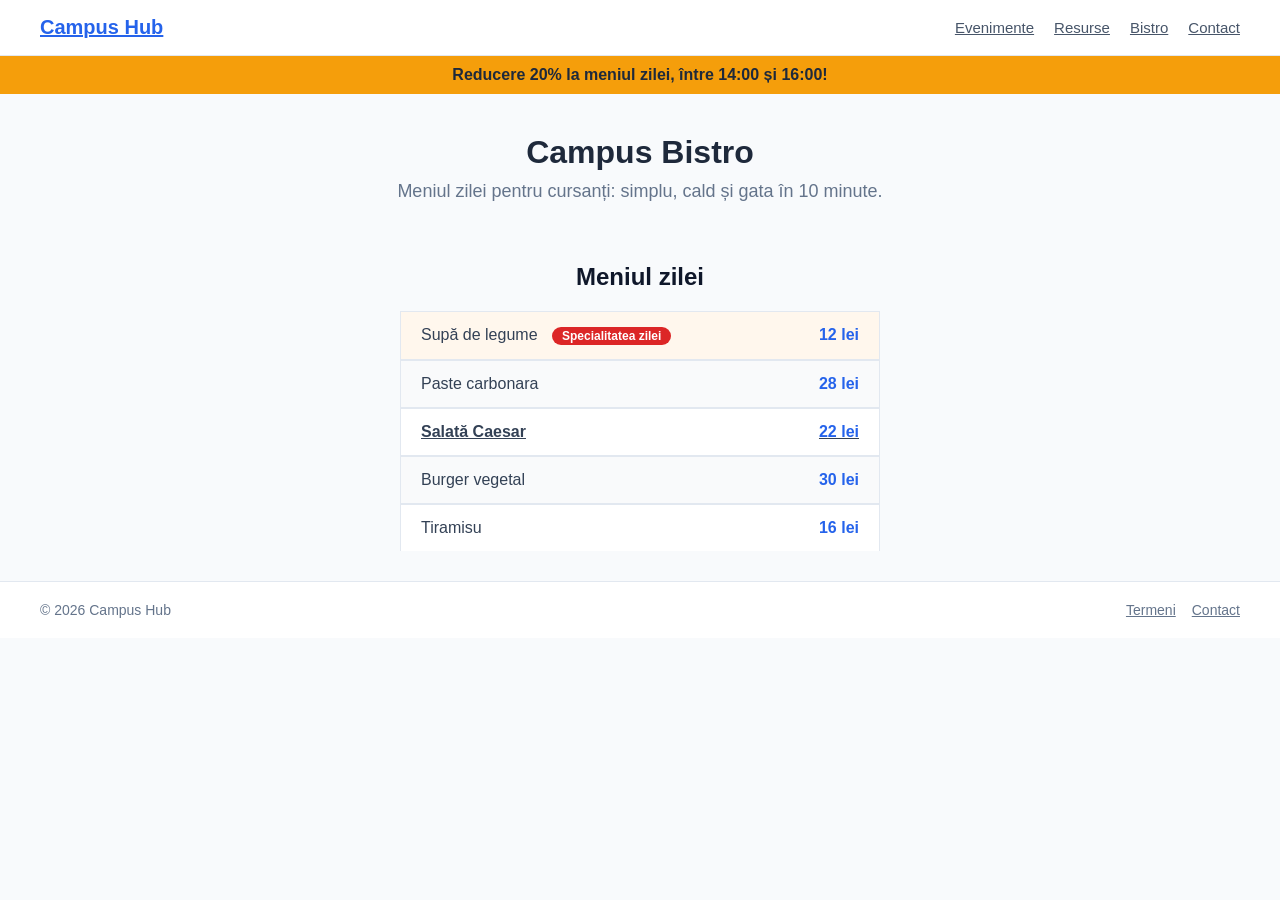
<file: bistro/bistro.html>
<!doctype html>
<html lang="ro">
  <head>
    <meta charset="UTF-8" />
    <meta name="viewport" content="width=device-width, initial-scale=1.0" />
    <title>Campus Bistro</title>

    <link rel="stylesheet" href="../style.css" />
    <link rel="stylesheet" href="bistro.css" />
    <link rel="stylesheet" href="../variabile.css" />
  </head>

  <body>
    <header class="header">
      <a class="logo" href="../index.html">Campus Hub</a>

      <nav class="nav-list">
        <a href="../index.html">Evenimente</a>
        <a href="../index.html">Resurse</a>
        <a href="bistro.html">Bistro</a>
        <a href="#">Contact</a>
      </nav>
    </header>

    <!-- Exercițiul 8: decomentează bannerul de reducere -->
    <div class="announcement-banner">
      Reducere 20% la meniul zilei, între 14:00 și 16:00!
    </div>

    <section class="bistro-section">
      <h1 class="bistro-title">Campus Bistro</h1>

      <p class="bistro-subtitle">
        Meniul zilei pentru cursanți: simplu, cald și gata în 10 minute.
      </p>

      <hr class="separator" />

      <h2>Meniul zilei</h2>

      <ul class="menu-list">
        <li class="menu-item">
          <span>
            Supă de legume
            <!-- Exercițiul 7: decomentează insigna -->
            <span class="item-badge">Specialitatea zilei</span>
          </span>
          <span class="price">12 lei</span>
        </li>
        <li class="menu-item">
          <span>Paste carbonara</span>
          <span class="price">28 lei</span>
        </li>
        <li class="menu-item">
          <span>Salată Caesar</span>
          <span class="price">22 lei</span>
        </li>
        <li class="menu-item">
          <span>Burger vegetal</span>
          <span class="price">30 lei</span>
        </li>
        <li class="menu-item">
          <span>Tiramisu</span>
          <span class="price">16 lei</span>
        </li>
      </ul>
    </section>

    <footer class="footer">
      <span>© 2026 Campus Hub</span>

      <nav class="footer-links">
        <a href="#">Termeni</a>
        <a href="#">Contact</a>
      </nav>
    </footer>
  </body>
</html>
</file>
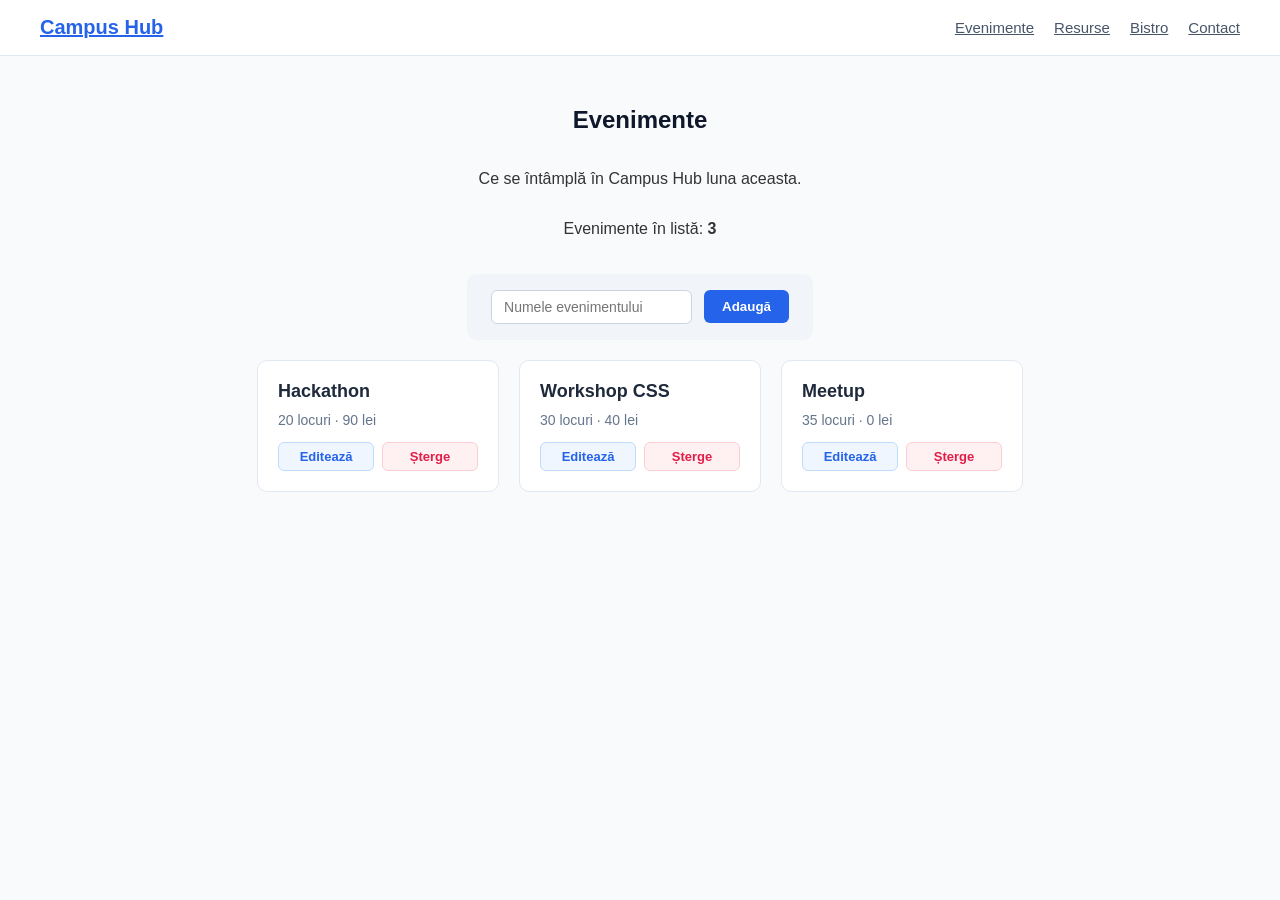
<file: evenimente/evenimente.html>
<!doctype html>
<html lang="ro">
  <head>
    <meta charset="UTF-8" />
    <meta name="viewport" content="width=device-width, initial-scale=1.0" />
    <title>Campus Hub · Evenimente</title>

    <link rel="stylesheet" href="../style.css" />
    <link rel="stylesheet" href="evenimente.css" />

    <script defer src="../js/sesiunea-18.js"></script>
    <!-- Exercițiul 1: scrie aici, după linkurile către CSS, linia <script defer src="../js/sesiunea-17.js"></script> -->
  </head>

  <body>
    <header class="header">
      <a class="logo" href="../index.html">Campus Hub</a>

      <nav class="nav-list">
        <a href="evenimente.html">Evenimente</a>
        <a href="../index.html">Resurse</a>
        <a href="../bistro/bistro.html">Bistro</a>
        <a href="#">Contact</a>
      </nav>
    </header>

    <section class="evenimente">
      <h2 id="titlu">Evenimente</h2>

      <p id="descriere">Ce se întâmplă în Campus Hub luna aceasta.</p>

      <p>Evenimente în listă: <strong id="contor">3</strong></p>

      <!-- Sesiunea 18: câmpul și butonul de adăugare. Acum doar stau aici; în sesiunea 18 le legăm cu click. -->
      <div class="signup-form">
        <input
          class="form-input"
          id="input-eveniment"
          type="text"
          placeholder="Numele evenimentului"
        />
        <button class="btn-submit" id="buton-adauga" type="button">
          Adaugă
        </button>
      </div>

      <!-- Sesiunea 18: fiecare card primește la bază două butoane. Stilurile lor sunt deja în evenimente.css.
           <div class="card-actions">
             <button class="btn-edit" type="button">Editează</button>
             <button class="btn-delete" type="button">Șterge</button>
           </div>
      -->

      <div class="card-container" id="lista-evenimente">
        <!-- <div class="card">
          <h3>Hackathon</h3>
          <p>20 locuri · 90 lei</p>
        </div>

        <div class="card">
          <h3>Workshop CSS</h3>
          <p>0 locuri · 40 lei</p>
        </div>

        <div class="card">
          <h3>Meetup</h3>
          <p>35 locuri · 0 lei</p>
        </div> -->
      </div>
    </section>
  </body>
</html>
</file>
<file: style.css>
/* Stiluri Generale */
body {
  font-family: "Segoe UI", Tahoma, Geneva, Verdana, sans-serif;
  color: #333333;
  background-color: #f8fafc;
  margin: 0;
  padding: 0;
}

/* Header & Navigare */
.header {
  display: flex;
  justify-content: space-between;
  align-items: center;
  background-color: #ffffff;
  padding: 16px 40px;
  border-bottom: 1px solid #e2e8f0;

  position: sticky;
  top: 0;
  z-index: 10;
}

.logo {
  font-size: 20px;
  font-weight: 700;
  color: #2563eb;
}

.nav-list {
  display: flex;
  gap: 20px;
  align-items: center;
}

.nav-list a {
  color: #475569;
  font-size: 15px;
  font-weight: 500;
}

a {
  color: #2563eb;
}

/* Secțiuni și Separatore */
section {
  padding: 30px 40px;
  display: flex;
  flex-direction: column;
  align-items: center;
}

.separator {
  border: 0;
  border-top: 1px solid #e2e8f0;
  margin: 20px 40px;
}

/* Secțiunea Hero / Principală */
.hero-section {
  background-color: #ffffff;
  border-bottom: 1px solid #e2e8f0;
}

.hero-title {
  font-size: 2rem;
  font-weight: 700;
  color: #1e293b;
  margin: 10px 0;
}

/* Diferența dintre pseudo-clasă și pseudo-element:
   - pseudo-clasa (:hover) stilizează elementul existent într-o anumită stare
     (ex. când mouse-ul este deasupra lui);
   - pseudo-elementul (::after) creează o parte nouă, virtuală, a elementului
     (ex. un emoji adăugat după text, care nu există în HTML). */

/* Pseudo-clasă: la hover se schimbă culoarea */
.hero-title:hover {
  color: #2563eb;
}

/* Pseudo-element: emoji după titlu */
.hero-title::after {
  content: " 🎓";
}

.hero-subtitle {
  font-size: 1.125rem;
  text-align: center;
  font-weight: 400;
  color: #64748b;
  margin: 0 0 20px 0;
}

.hero-img {
  width: 250px;
  max-width: 100%;
  border-radius: 12px;
  margin: 15px 0;

  top: 100px;
}

.btn-link {
  display: flex;
  align-items: center;
  justify-content: center;
  background-color: #eff6ff;
  color: #2563eb;
  padding: 10px 20px;
  border-radius: 8px;
  font-weight: 600;
  margin: 15px 0;
}

/* Liste de informații */
.info-list {
  display: flex;
  gap: 25px;
  padding: 0;
  margin: 20px 0;
}

.info-list li {
  display: flex;
  align-items: center;
  gap: 8px;
  color: #475569;
  font-weight: 500;
}

/* Formular înscriere */
.signup-form {
  display: flex;
  align-items: center;
  gap: 12px;
  background-color: #f1f5f9;
  padding: 16px 24px;
  border-radius: 10px;
  margin: 20px 0;
}

.form-label {
  display: flex;
  align-items: center;
  gap: 10px;
  font-weight: 600;
  color: #334155;
}

.form-input {
  padding: 8px 12px;
  border: 1px solid #cbd5e1;
  border-radius: 6px;
  font-size: 14px;
}

.btn-submit {
  display: flex;
  align-items: center;
  gap: 8px;
  background-color: #2563eb;
  color: #ffffff;
  border: none;
  padding: 9px 18px;
  border-radius: 6px;
  font-weight: 600;
}

/* Tabel */
.schedule-table {
  border-collapse: collapse;
  margin: 20px 0;
  width: 100%;
  max-width: 300px;
  background-color: #ffffff;
  border: 1px solid #e2e8f0;
  border-radius: 8px;
}

.schedule-table th {
  background-color: #f8fafc;
  color: #475569;
  font-weight: 600;
  padding: 12px;
  border-bottom: 1px solid #e2e8f0;
}

.schedule-table td {
  padding: 12px;
  color: #334155;
  border-bottom: 1px solid #f1f5f9;
}

/* Carduri Evenimente */
.evenimente h2,
.resources-section h2 {
  font-size: 24px;
  color: #0f172a;
  margin-bottom: 20px;
}

.card-container {
  display: flex;
  gap: 20px;
  justify-content: center;
  position: relative;
}

.card {
  background-color: #ffffff;
  border: 1px solid #e2e8f0;
  border-radius: 10px;
  padding: 20px;
  width: 200px;
  display: flex;
  flex-direction: column;
  gap: 10px;
  position: relative;
}

/* Tema sesiunii 7: transition pe .card (nu pe :hover), ca să meargă și la întoarcere */
.card {
  transition:
    box-shadow 0.3s ease,
    top 0.3s ease;
}

.card:hover {
  position: relative;
  top: -14px;
  box-shadow: 0 10px 24px blue;
}

#card-active {
  background-color: #1ef23a;
  right: 14px;
  z-index: 3;
}

.card-nou {
  color: white;
  padding: 2px 4px;
  border-radius: 5px;
  background-color: #fc397d;

  position: absolute;
  right: -5px;
  z-index: 2;
  /* top: -5; */
}

/* .card */

.card h3 {
  margin: 0;
  font-size: 18px;
  color: #1e293b;
  display: flex;
  align-items: center;
  gap: 8px;
}

.card p {
  margin: 0;
  color: #64748b;
  font-size: 14px;
}

.data {
  color: #2563eb;
  font-weight: 700;
}

/* Secțiunea Resurse */
.resource-description {
  color: #475569;
  max-width: 600px;
  margin-bottom: 15px;
}

code {
  background-color: #e2e8f0;
  padding: 2px 6px;
  border-radius: 4px;
  font-size: 14px;
}

.resources-list {
  display: flex;
  flex-direction: column;
  gap: 10px;
  margin-bottom: 25px;
}

.resources-list li {
  color: #334155;
}

.video-embed {
  width: 100%;
  max-width: 560px;
  height: auto;
  aspect-ratio: 16 / 9;
  border-radius: 12px;
  border: 1px solid #e2e8f0;
}

/* Footer */
.footer {
  display: flex;
  justify-content: space-between;
  align-items: center;
  background-color: #ffffff;
  padding: 20px 40px;
  border-top: 1px solid #e2e8f0;
  color: #64748b;
  font-size: 14px;
}

.footer-links {
  display: flex;
  gap: 16px;
}

.footer-links a {
  color: #64748b;
  font-weight: 500;
}

.chat-wid {
  position: fixed;
  right: 50px;
  bottom: 50px;
}

/* min-width =  */
/* width = doar daca ecranul === width */
/* max-width = de la 0 pana la max */

@media (max-width: 768px) {
  .header {
    padding: 12px 20px;
  }

  .nav-list {
    gap: 12px;
  }

  section {
    padding: 24px 20px;
  }

  .hero-title {
    font-size: 1.5rem;
    text-align: center;
  }

  .info-list {
    flex-direction: column;
    align-items: flex-start;
    gap: 12px;
  }

  .signup-form {
    flex-direction: column;
    align-items: stretch;
  }

  .form-label {
    flex-direction: column;
    align-items: flex-start;
  }

  .form-input,
  .btn-submit {
    box-sizing: border-box;
    width: 100%;
  }

  .btn-submit {
    justify-content: center;
  }

  .card-container {
    flex-direction: column;
    width: 100%;
  }

  .card {
    width: 100%;
    box-sizing: border-box;
  }

  .footer {
    flex-direction: column;
    gap: 12px;
  }

  .chat-wid {
    right: 20px;
    bottom: 20px;
  }
}

/* ==========================================================================
   Tema sesiunii 7: Campus Hub prinde viață
   ========================================================================== */

/* Rânduri alternate în agenda evenimentului */
.schedule-table tbody tr:nth-child(even) {
  background-color: #f8fafc;
}

/* Badge-ul „Nou” pulsează (doar cel din card, nu și butonul de chat) */
@keyframes pulse {
  0% {
    opacity: 1;
  }
  50% {
    opacity: 0.4;
  }
  100% {
    opacity: 1;
  }
}

.card .card-nou {
  animation: pulse 1.5s ease infinite;
}
</file>
<file: bistro/bistro.css>
/* Campus Bistro — stilurile paginii (restul vine din style.css) */
.bistro-section h2 {
  font-size: 24px;
  color: #0f172a;
  margin-bottom: 20px;
}

.bistro-title {
  font-size: 2rem;
  font-weight: 700;
  color: #1e293b;
  margin: 10px 0;
}

.bistro-subtitle {
  font-size: 1.125rem;
  color: #64748b;
  text-align: center;
  margin: 0;
}

.menu-list {
  list-style: none;
  padding: 0;
  margin: 0;
  width: 100%;
  max-width: 480px;
}

.menu-item {
  display: flex;
  justify-content: space-between;
  align-items: center;
  gap: 16px;
  background-color: #ffffff;
  border: 1px solid #e2e8f0;
  padding: 14px 20px;
  color: #334155;
}

.price {
  color: #2563eb;
  font-weight: 700;
}

/* Hover pe rânduri (specificitate mai mare, ca să meargă și peste :nth-child) */
.menu-list .menu-item:hover {
  background-color: #eff6ff;
}

/* Insigna din Exercițiul 7 */
.item-badge {
  display: inline-block;
  margin-left: 10px;
  padding: 2px 10px;
  border-radius: 999px;
  background-color: #dc2626;
  color: #ffffff;
  font-size: 12px;
  font-weight: 700;
}

/* Bannerul din Exercițiul 8 */
.announcement-banner {
  background-color: #f59e0b;
  color: #1e293b;
  text-align: center;
  font-weight: 700;
  padding: 10px 20px;
}

/* ==========================================================================
   EXERCIȚIILE DE AZI. Scrii codul sub fiecare titlu, în acest fișier.
   ========================================================================== */

/* ===== Exercițiul 1 · GHIDAT · 3 min · Primul și ultimul rând =====
   CE FACI: dă primului preparat un fundal crem (#fff7ed) și scoate linia de
   jos de la ultimul preparat. Nu atingi HTML-ul.
   E GATA CÂND:
   [x] Supă de legume are fundal crem
   [x] Tiramisu nu mai are linie sub el
   [x] Nu ai adăugat nicio clasă în HTML
   INDICIU: două reguli noi, una cu :first-child, una cu :last-child. */

.menu-item:first-child {
  background-color: #fff7ed;
}

.menu-item:last-child {
  border-bottom: none;
}

/* ===== Exercițiul 2 · SINGUR · 3 min · Rânduri alternate =====
   CE FACI: dă rândurilor pare un fundal gri deschis (#f9fafb), iar rândului
   al 3-lea text bold și subliniat (text-decoration).
   E GATA CÂND:
   [ ] Rândurile 2 și 4 au fundal gri
   [ ] Salată Caesar e bold și subliniată
   [ ] Primul rând a rămas crem (de la Ex. 1)
   INDICIU: :nth-child(even) și :nth-child(3), lipite de paranteze. */
.menu-item:nth-child(even) {
  background-color: #f9fafb;
}

.menu-item:nth-child(3) {
  font-weight: bold;
  text-decoration: underline;
}
/* ===== Exercițiul 3 · GHIDAT · 4 min · Albastrul, scris o singură dată =====
   CE FACI: logo-ul și prețurile folosesc același albastru, #2563eb, scris
   direct în CSS. Scoate-l într-o variabilă --color-primary (în :root) și
   folosește-o în ambele locuri.
   E GATA CÂND:
   [x] Logo-ul și prețurile folosesc var(--color-primary)
   [x] Pagina arată la fel ca înainte
   [x] Schimbi --color-primary în :root și se schimbă ambele locuri
   INDICIU: în :root scrii --color-primary: #2563eb; apoi la .logo și .price
   înlocuiești #2563eb cu var(--color-primary). */

.logo,
.price {
  color: var(--color-primary);
}

/* .price {
  color: var(--color-primary);
} */

/* ===== Exercițiul 4 · SINGUR · 5 min · Tema de noapte =====
   CE FACI: pornești de la :root din Ex. 3. Adaugă --bg, --text și --row-alt,
   folosește-le la body și la rândurile pare (:nth-child(even) din Ex. 2),
   apoi pune valorile de noapte.
   E GATA CÂND:
   [ ] Pagina are fundal închis și text deschis
   [ ] Rândurile pare sunt gri închis, se citesc bine
   [ ] Schimbi valorile în :root și tema se schimbă dintr-un loc
   INDICIU: noapte = --bg #111827, --text #f9fafb, --row-alt #374151. */
/* body {
  background-color: var(--bg);
  color: var(--text);
}

.menu-item:nth-child(even) {
  background-color: var(--row-alt);
} */

/* ===== Exercițiul 5 · GHIDAT · 3 min · Rândul se schimbă lin la hover =====
   CE FACI: la hover, rândul din meniu își schimbă fundalul brusc (regula
   .menu-list .menu-item:hover de mai sus). Adaugă transition pe .menu-item
   (nu pe :hover), ca schimbarea să dureze 0.3 secunde.
   E GATA CÂND:
   [ ] Treci cu mouse-ul peste un rând: culoarea alunecă, nu sare
   [ ] Mouse-ul pleacă și culoarea revine tot lin
   [ ] transition e pe .menu-item, nu pe :hover
   INDICIU: proprietatea care se schimbă e background-color. */
.menu-item {
  transition: all 0.3s ease;
}

/* ===== Exercițiul 6 · SINGUR · 3 min · Linkurile din meniu, la fel de line =====
   CE FACI: linkurile din meniu (.nav-list a) să devină albastre (#2563eb) la
   hover, iar schimbarea să dureze 0.3 secunde, lin la intrare și la ieșire.
   E GATA CÂND:
   [x] Treci cu mouse-ul peste un link: culoarea alunecă spre albastru
   [x] Mouse-ul pleacă și culoarea revine lin
   [x] transition e pe .nav-list a, nu pe :hover
   INDICIU: două reguli: .nav-list a (cu transition) și .nav-list a:hover. */

.nav-list a:hover {
  color: #2563eb;
}

.nav-list a {
  transition: color 0.3s ease;
}

/* ===== Exercițiul 7 · GHIDAT · 5 min · Insigna „Specialitatea zilei” pulsează =====
   CE FACI: decomentează insigna în bistro.html. Creează animația pulse cu
   @keyframes: insigna începe complet vizibilă, se estompează la mijloc și
   revine. Apoi atașează animația pe .item-badge.
   E GATA CÂND:
   [ ] Insigna pulsează singură, fără mouse
   [ ] Pulsul se repetă la nesfârșit
   [ ] Numele din animation e același cu cel din @keyframes
   INDICIU: 0%, 50% și 100% cu opacity (1 = vizibil, 0.3 = estompat), apoi
   animation: pulse 1.5s ease infinite; pe .item-badge. */

@keyframes pulse {
  0% {
    opacity: 1;
    width: 200px;
  }

  50% {
    opacity: 0.2;
    width: 100px;
  }

  100% {
    opacity: 1;
    width: 200px;
  }
}

.item-badge {
  animation: pulse 1.5s ease infinite;
}

/* ===== Exercițiul 8 · SINGUR · 5 min · Bannerul își schimbă culoarea =====
   CE FACI: decomentează bannerul în bistro.html. Fă-l să treacă lin de la
   galben la portocaliu și înapoi, singur, la nesfârșit.
   E GATA CÂND:
   [ ] Bannerul își schimbă culoarea singur, fără mouse
   [ ] La 100% revine la galbenul de la 0% (#f59e0b)
   [ ] Numele din animation e același cu cel din @keyframes
   INDICIU: același tipar ca la insignă, dar schimbi background-color:
   #f59e0b → #ea580c → #f59e0b, cu animation: nume 3s ease infinite; */

@keyframes banner-pulse {
  0% {
    background-color: #f59e0b;
  }

  50% {
    background-color: #ea580c;
  }

  100% {
    background-color: #f59e0b;
  }
}

.announcement-banner {
  animation: banner-pulse 1.5s ease infinite;
}
</file>
<file: variabile.css>
:root {
  --color-primary: #2563eb;
  --bg: #111827;
  --text: #f9fafb;
  --row-alt: #374151;
}
</file>
<file: evenimente/evenimente.css>
/* Campus Hub · pagina Evenimente
   Aspectul de bază (antet, carduri, câmp, buton) vine din ../style.css.
   Aici sunt doar regulile care nu există acolo. */

/* Cardurile adăugate de JavaScript trec pe rândul următor, nu ies din pagină */
.card-container {
  flex-wrap: wrap;
}

/* Clase pe care JavaScript le pune și le scoate cu classList (sesiunea 17) */
.epuizat {
  opacity: 0.45;
}

.epuizat h3 {
  text-decoration: line-through;
}

.recomandat {
  border: 2px solid #fc397d;
}

/* ==========================================================================
   Pregătit pentru sesiunea 18: butoanele de pe carduri.
   Câmpul și butonul „Adaugă” folosesc clasele din style.css:
   .signup-form, .form-input, .btn-submit.
   ========================================================================== */

/* Rândul cu butoanele Editează și Șterge, la baza cardului */
.card-actions {
  display: flex;
  gap: 8px;
  margin-top: 4px;
}

.btn-edit,
.btn-delete {
  flex: 1;
  padding: 6px 10px;
  border-radius: 6px;
  font-size: 13px;
  font-weight: 600;
  cursor: pointer;
}

.btn-edit {
  background-color: #eff6ff;
  color: #2563eb;
  border: 1px solid #bfdbfe;
}

.btn-delete {
  background-color: #fff1f2;
  color: #e11d48;
  border: 1px solid #fecdd3;
}

/* Câmpul care apare în card când editezi un eveniment */
.card-input {
  padding: 6px 10px;
  border: 1px solid #cbd5e1;
  border-radius: 6px;
  font-size: 14px;
}
</file>
